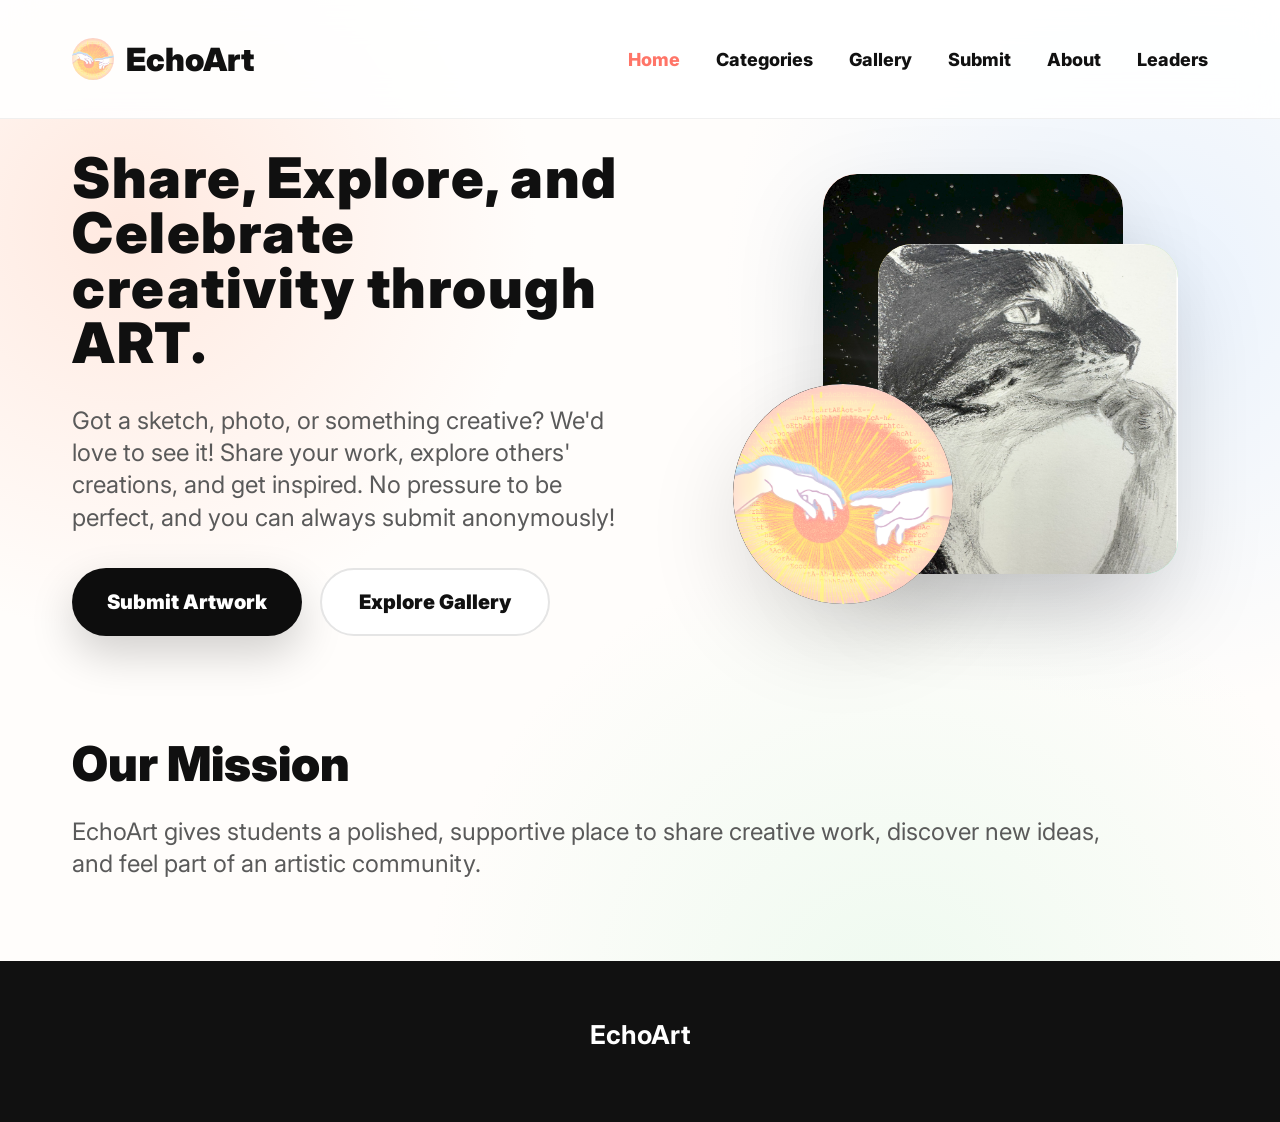
<file: index.html>
<!DOCTYPE html>
<html lang="en">
<head>
  <meta charset="UTF-8">
  <meta name="viewport" content="width=device-width, initial-scale=1.0">
  <title>EchoArt</title>
  <meta http-equiv="refresh" content="0; url=home.html">
</head>
<body>
  <p>Redirecting to <a href="home.html">EchoArt Home</a>...</p>
</body>
</html>
</file>
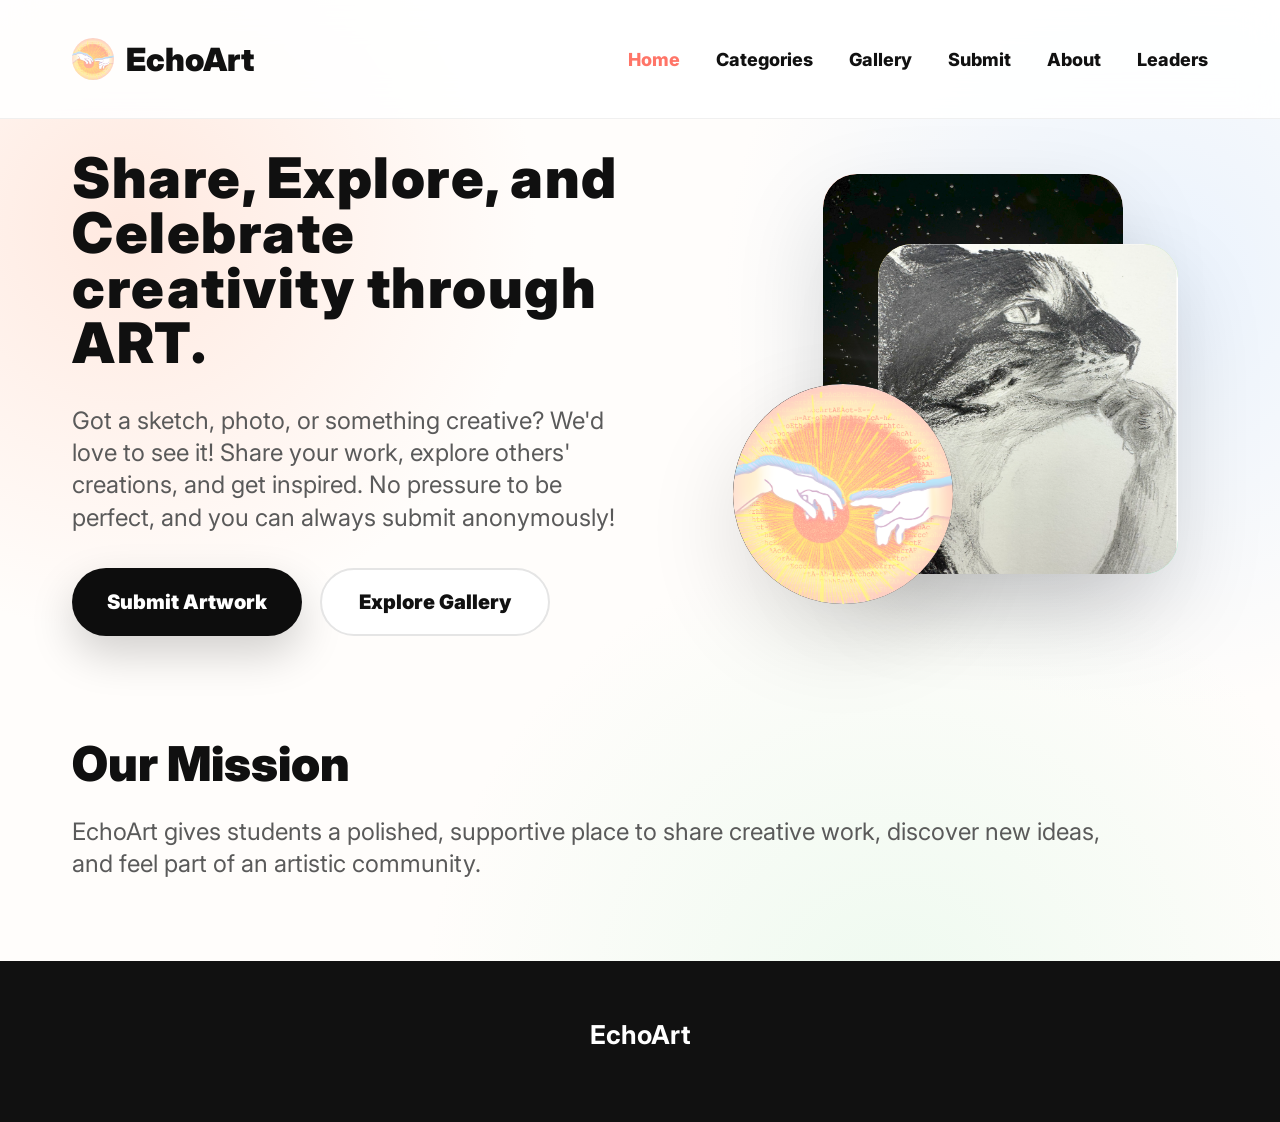
<file: home.html>
<!DOCTYPE html>
<html lang="en">
<head>
  <meta charset="UTF-8" />
  <meta name="viewport" content="width=device-width, initial-scale=1.0" />
  <title>Home | EchoArt</title>
  <link rel="stylesheet" href="general/style.css" />
</head>

<body>
  <header>
    <nav class="navbar">

      <h1 class="logo">
        <a href="home.html" class="logo-link">
          <img
            src="cover/logo.png"
            alt="EchoArt Logo"
            class="navbar-logo"
          >
          <span>EchoArt</span>
        </a>
      </h1>

      <ul class="nav-links">
        <li><a href="home.html" class="active">Home</a></li>
        <li><a href="general/categories.html">Categories</a></li>
        <li><a href="general/gallery.html">Gallery</a></li>
        <li><a href="general/submit.html">Submit</a></li>
        <li><a href="general/about.html">About</a></li>
        <li><a href="general/leader.html">Leaders</a></li>
      </ul>

    </nav>
  </header>

  <main class="home-page">
    <section class="hero">

      <div class="hero-text">
        <h2>
          Share, Explore, and Celebrate creativity through ART.
        </h2>

        <p>
          Got a sketch, photo, or something creative?
          We'd love to see it! Share your work, explore others'
          creations, and get inspired. No pressure to be perfect,
          and you can always submit anonymously!
        </p>

        <div class="hero-buttons">
          <a href="general/submit.html" class="btn primary-btn">
            Submit Artwork
          </a>

          <a href="general/gallery.html" class="btn secondary-btn">
            Explore Gallery
          </a>
        </div>
      </div>

      <div class="hero-art">

        <!-- Starry Photograph -->
        <div class="floating-card card-one">
          <img
            src="cover/justme_2029.png"
            alt="Starry photograph"
            class="pink-card-cover"
          >
        </div>

        <!-- Cat Drawing -->
        <div class="floating-card card-two">
          <img
            src="cover/XL1.png"
            alt="Cat drawing"
            class="green-card-cover"
          >
        </div>

        <!-- EchoArt Logo -->
        <div class="floating-card card-three">
          <img
            src="cover/logo.png"
            alt="EchoArt Logo"
            class="hero-logo"
          >
        </div>

      </div>
    </section>

    <section class="section">
      <h2>Our Mission</h2>
      <p>
        EchoArt gives students a polished, supportive place
        to share creative work, discover new ideas,
        and feel part of an artistic community.
      </p>
    </section>

  </main>

  <footer>
    <h2>EchoArt</h2>
  </footer>

  <script src="script.js"></script>
</body>
</html>
</file>
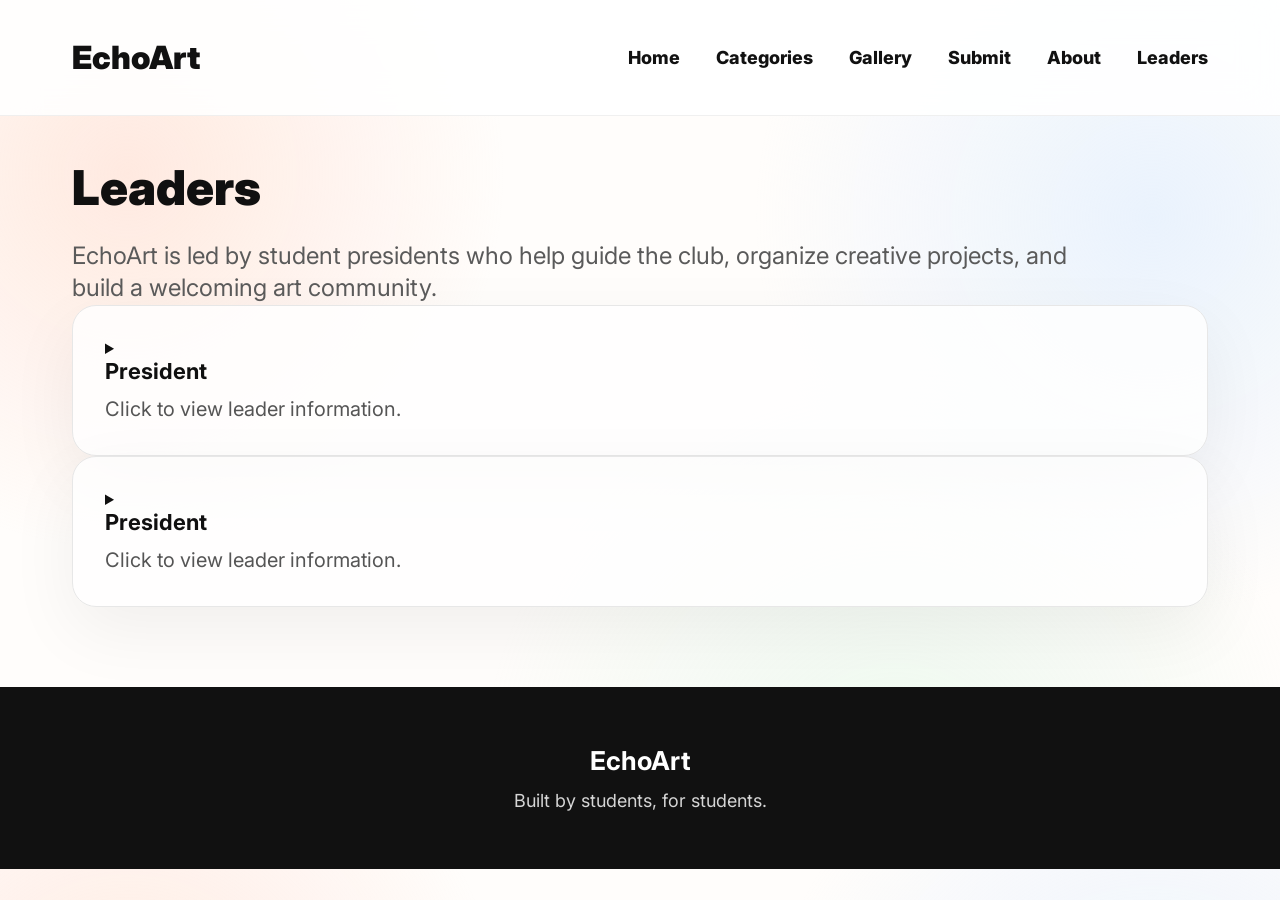
<file: join.html>
<!DOCTYPE html>
<html lang="en">
<head>
  <meta charset="UTF-8" />
  <meta name="viewport" content="width=device-width, initial-scale=1.0" />
  <title>Leaders | EchoArt</title>
  <link rel="stylesheet" href="style.css" />
</head>

<body>
  <header>
    <nav class="navbar">
      <h1 class="logo">EchoArt</h1>

      <ul class="nav-links">
        <li><a href="index.html">Home</a></li>
        <li><a href="categories.html">Categories</a></li>
        <li><a href="gallery.html">Gallery</a></li>
        <li><a href="submit.html">Submit</a></li>
        <li><a href="about.html">About</a></li>
       <li><a href="join.html">Leaders</a></li>
      </ul>
    </nav>
  </header>

  <main>
    <section class="section page-section">
      <h2>Leaders</h2>
      <p>
        EchoArt is led by student presidents who help guide the club,
        organize creative projects, and build a welcoming art community.
      </p>

     <div class="join-grid">
  <details class="join-card leader-card">
    <summary>
      <h3>President</h3>
      <p>Click to view leader information.</p>
    </summary>

    <div class="leader-info">
      <p><strong>Name:</strong> Ruhan (Enola) Yong</p>
      <p><strong>Grade:</strong> 12th Grade</p>
      <p><strong>Email:</strong> 27yongr@frederickgunn.org</p>
    </div>
  </details>

  <details class="join-card leader-card">
    <summary>
      <h3>President</h3>
      <p>Click to view leader information.</p>
    </summary>

    <div class="leader-info">
      <p><strong>Name:</strong> Keyue (Cathy) Yang</p>
      <p><strong>Grade:</strong> 11th Grade</p>
      <p><strong>Email:</strong> 28yangk@frederickgunn.org</p>
    </div>
  </details>
</div>
    </section>
  </main>

  <footer>
    <h2>EchoArt</h2>
    <p>Built by students, for students.</p>
  </footer>

  <script src="script.js"></script>
</body>
</html>
</file>
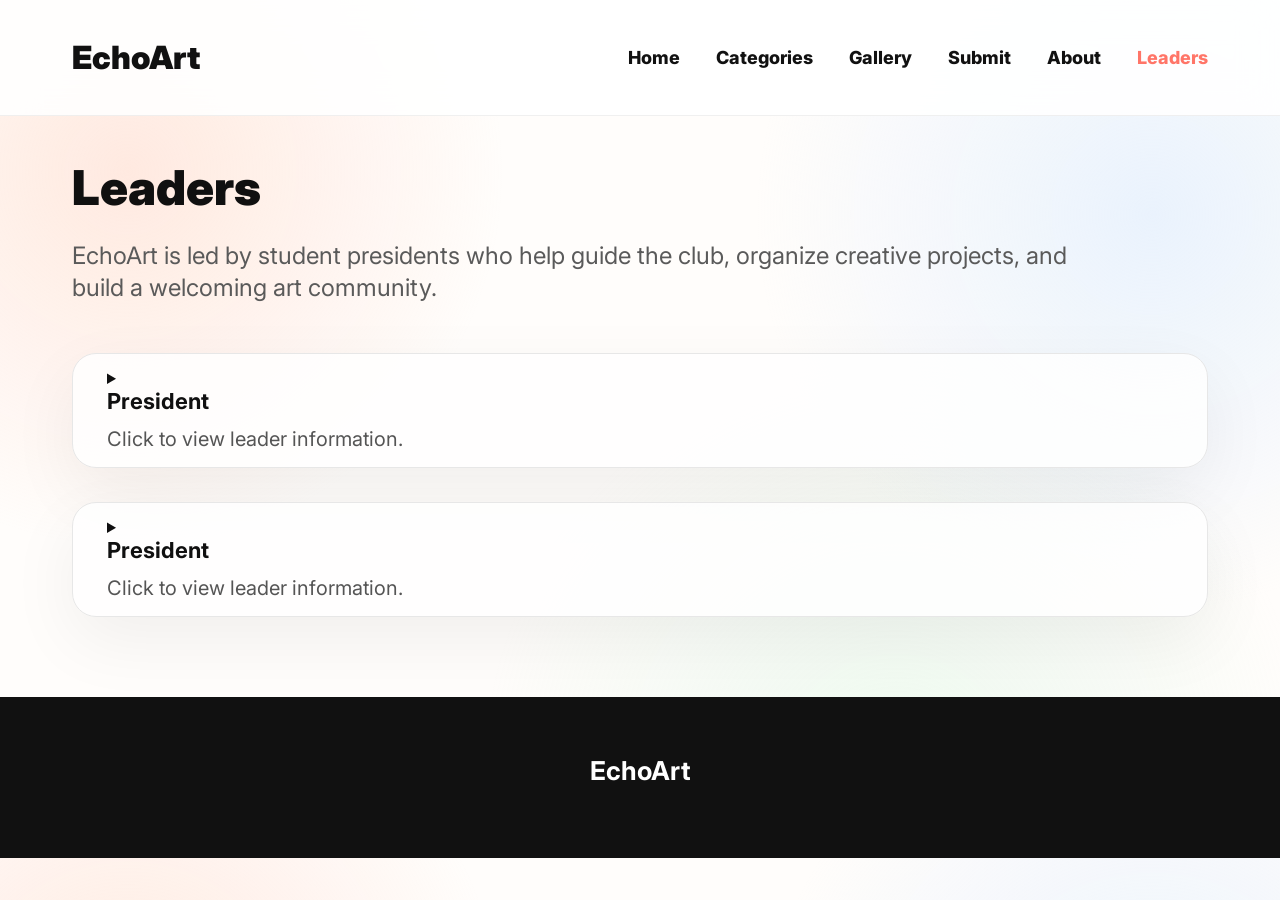
<file: leaders.html>
<!DOCTYPE html>
<html lang="en">
<head>
  <meta charset="UTF-8" />
  <meta name="viewport" content="width=device-width, initial-scale=1.0" />
  <title>Leaders | EchoArt</title>
  <link rel="stylesheet" href="style.css" />
</head>
<body>
  <header>
    <nav class="navbar">
      <h1 class="logo">EchoArt</h1>
      <ul class="nav-links">
        <li><a href="index.html">Home</a></li>
        <li><a href="categories.html">Categories</a></li>
        <li><a href="gallery.html">Gallery</a></li>
        <li><a href="submit.html">Submit</a></li>
        <li><a href="about.html">About</a></li>
        <li><a class="active" href="leaders.html">Leaders</a></li>
      </ul>
    </nav>
  </header>

<main class="leaders-page">
    <section class="section page-section">
      <h2>Leaders</h2>
      <p>
        EchoArt is led by student presidents who help guide the club, organize creative
        projects, and build a welcoming art community.
      </p>

      <div class="leaders-grid">
        <details class="leader-card">
          <summary>
            <h3>President</h3>
            <p>Click to view leader information.</p>
          </summary>
          <div class="leader-details">
            <p><strong>Name:</strong> Ruhan (Enola) Yong</p>
            <p><strong>Grade:</strong> 12th Grade</p>
            <p><strong>Email:</strong> 27yongr@frederickgunn.org</p>
          </div>
        </details>

        <details class="leader-card">
          <summary>
            <h3>President</h3>
            <p>Click to view leader information.</p>
          </summary>
          <div class="leader-details">
            <p><strong>Name:</strong> Keyue (Cathy) Yang</p>
            <p><strong>Grade:</strong> 11th Grade</p>
            <p><strong>Email:</strong> 28yangk@frederickgunn.org</p>
          </div>
        </details>
      </div>
    </section>
  </main>

  <footer>
    <h2>EchoArt</h2>
  </footer>

  <script src="script.js"></script>
</body>
</html>
</file>
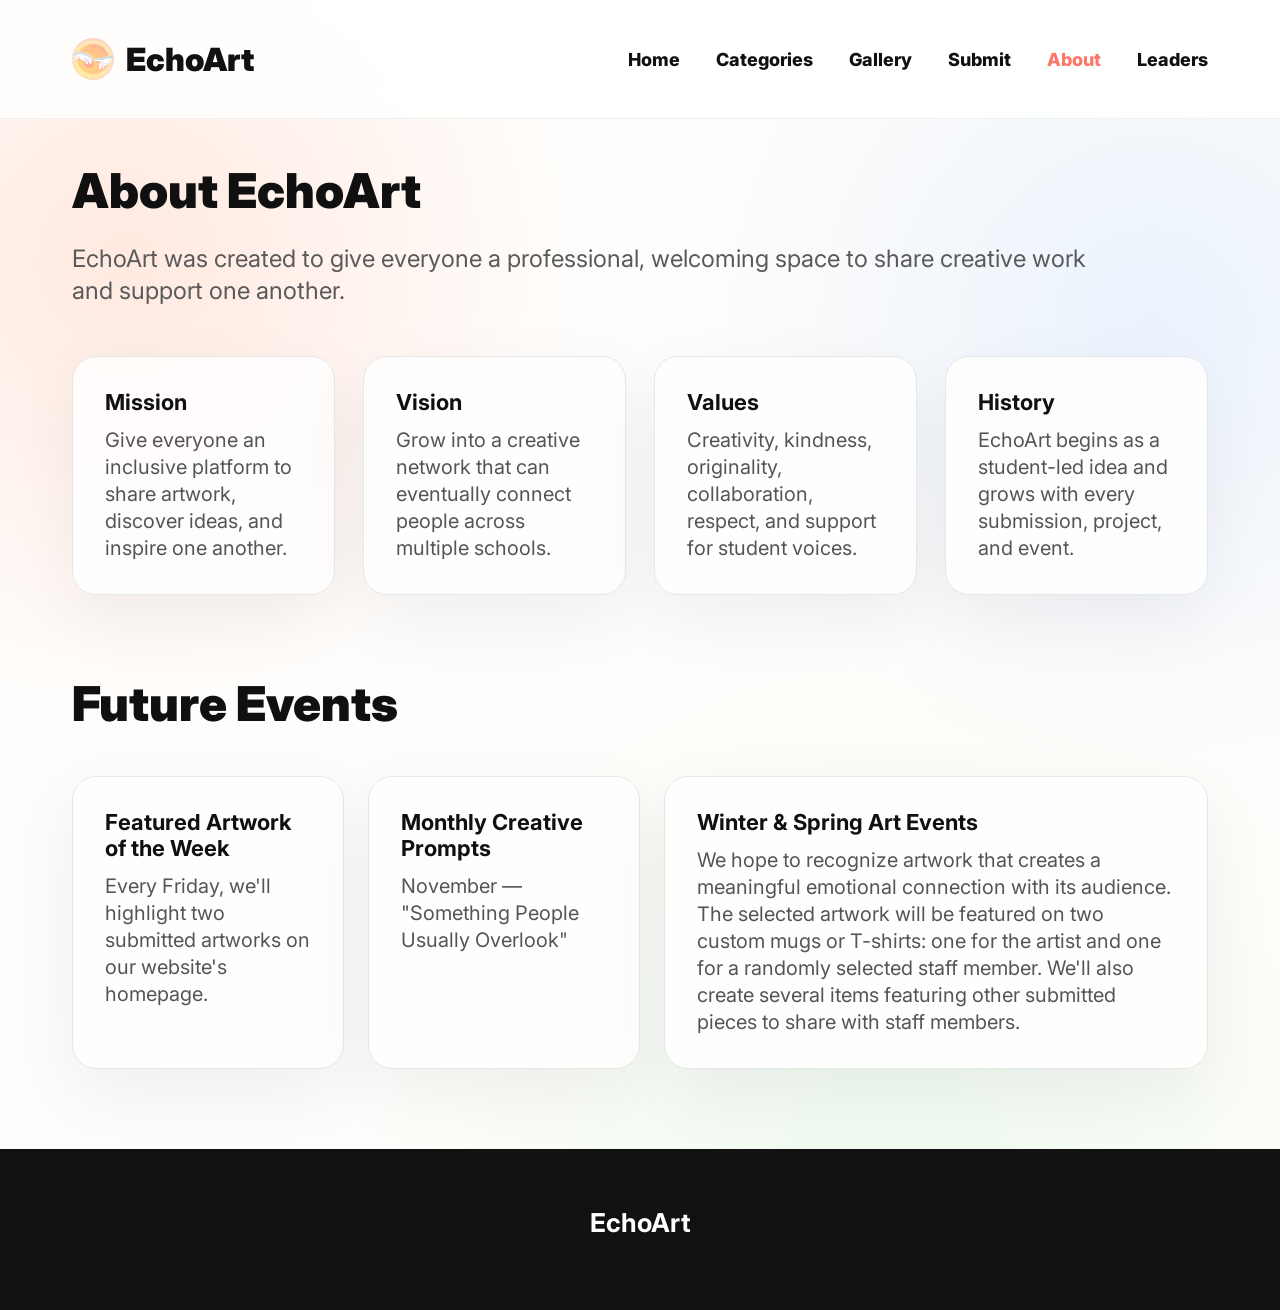
<file: general/about.html>
<!DOCTYPE html>
<html lang="en">
<head>
  <meta charset="UTF-8" />
  <meta name="viewport" content="width=device-width, initial-scale=1.0" />
  <title>About | EchoArt</title>
  <link rel="stylesheet" href="style.css" />
</head>

<body>
  <header>
    <nav class="navbar">

      <h1 class="logo">
        <a href="../index.html" class="logo-link">
         <img src="../cover/logo.png" alt="EchoArt Logo" class="navbar-logo">
          <span>EchoArt</span>
        </a>
      </h1>

      <ul class="nav-links">
        <li><a href="../index.html">Home</a></li>
        <li><a href="categories.html">Categories</a></li>
        <li><a href="gallery.html">Gallery</a></li>
        <li><a href="submit.html">Submit</a></li>
        <li><a href="about.html" class="active">About</a></li>
        <li><a href="leader.html">Leaders</a></li>
      </ul>

    </nav>
  </header>

  <main>
    <section class="section page-section">
      <h2>About EchoArt</h2>
      <p>
        EchoArt was created to give everyone a professional,
        welcoming space to share creative work and support
        one another.
      </p>

      <div class="about-grid">

        <div class="about-card">
          <h3>Mission</h3>
          <p>
            Give everyone an inclusive platform to share artwork,
            discover ideas, and inspire one another.
          </p>
        </div>

        <div class="about-card">
          <h3>Vision</h3>
          <p>
            Grow into a creative network that can eventually
            connect people across multiple schools.
          </p>
        </div>

        <div class="about-card">
          <h3>Values</h3>
          <p>
            Creativity, kindness, originality, collaboration,
            respect, and support for student voices.
          </p>
        </div>

        <div class="about-card">
          <h3>History</h3>
          <p>
            EchoArt begins as a student-led idea and grows with
            every submission, project, and event.
          </p>
        </div>

      </div>
    </section>

    <section class="future-events">
      <section class="section">
        <h2>Future Events</h2>

        <div class="about-grid">

          <div class="about-card">
            <h3>Featured Artwork of the Week</h3>
            <p>
              Every Friday, we'll highlight two submitted
              artworks on our website's homepage.
            </p>
          </div>

          <div class="about-card">
            <h3>Monthly Creative Prompts</h3>
            <p>
              November — "Something People Usually Overlook"
            </p>
          </div>

          <div class="about-card">
            <h3>Winter & Spring Art Events</h3>
            <p>
              We hope to recognize artwork that creates a
              meaningful emotional connection with its audience.
              The selected artwork will be featured on two
              custom mugs or T-shirts: one for the artist
              and one for a randomly selected staff member.
              We'll also create several items featuring other
              submitted pieces to share with staff members.
            </p>
          </div>

        </div>
      </section>
    </section>
  </main>

  <footer>
    <h2>EchoArt</h2>
  </footer>

  <script src="../script.js"></script>
</body>
</html>
</file>
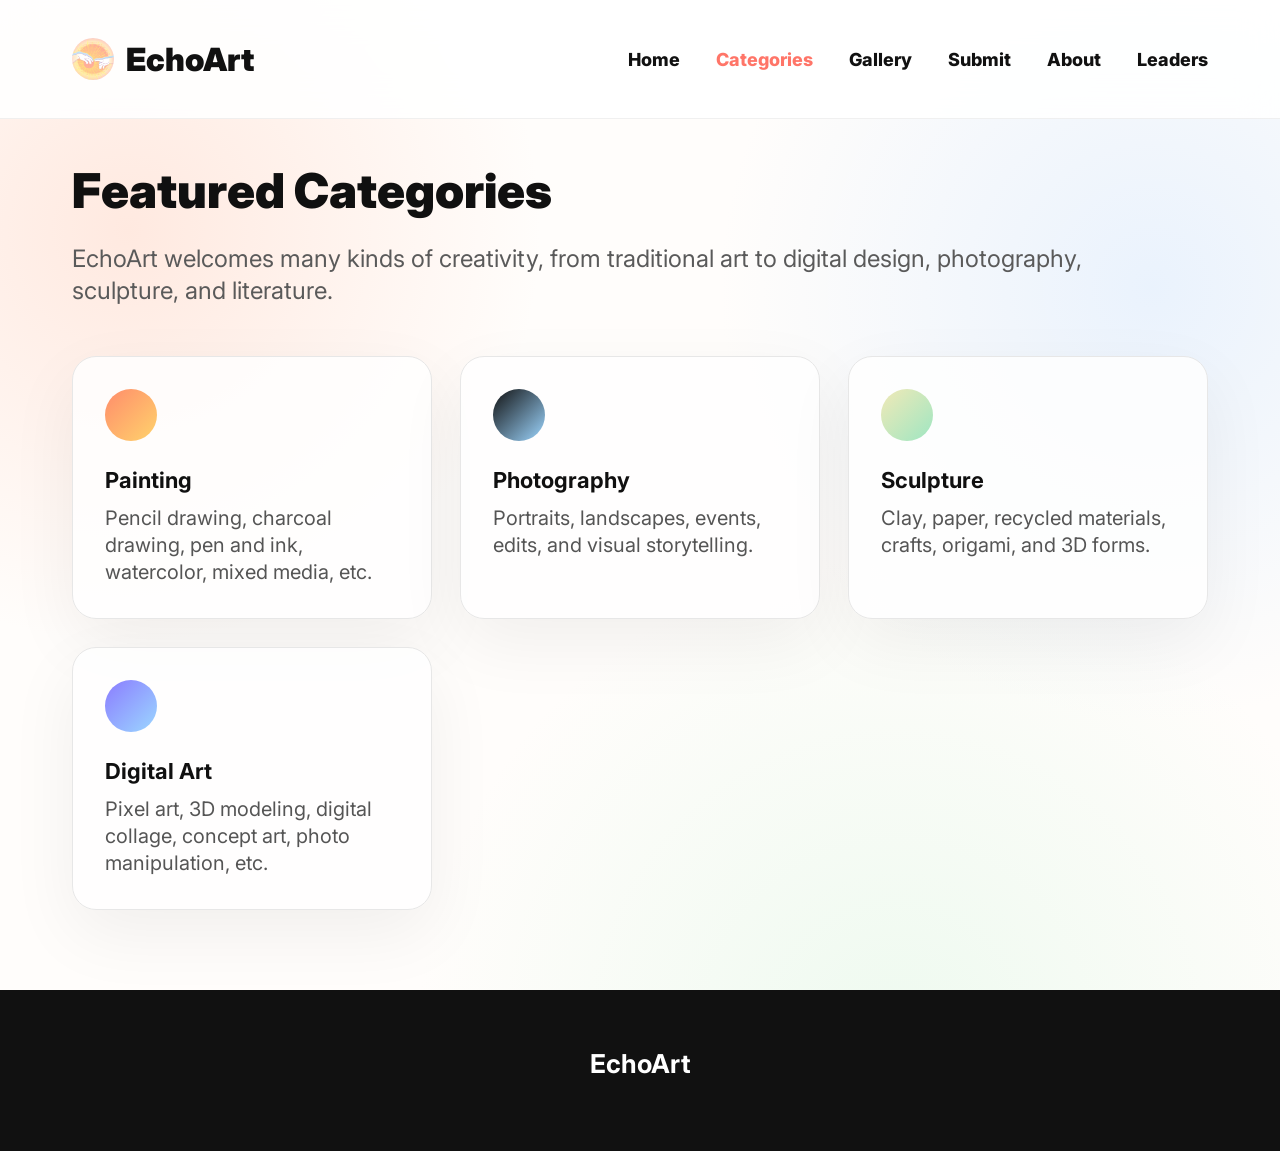
<file: general/categories.html>
<!DOCTYPE html>
<html lang="en">
<head>
  <meta charset="UTF-8" />
  <meta name="viewport" content="width=device-width, initial-scale=1.0" />
  <title>Categories | EchoArt</title>
  <link rel="stylesheet" href="style.css" />
</head>

<body>
  <header>
    <nav class="navbar">

      <h1 class="logo">
        <a href="../index.html" class="logo-link">
          <img src="../cover/logo.png" alt="EchoArt Logo" class="navbar-logo">
          <span>EchoArt</span>
        </a>
      </h1>

      <ul class="nav-links">
        <li><a href="../index.html">Home</a></li>
        <li><a href="categories.html" class="active">Categories</a></li>
        <li><a href="gallery.html">Gallery</a></li>
        <li><a href="submit.html">Submit</a></li>
        <li><a href="about.html">About</a></li>
        <li><a href="leader.html">Leaders</a></li>
      </ul>

    </nav>
  </header>

  <main>
    <section class="section page-section">
      <h2>Featured Categories</h2>
      <p>
        EchoArt welcomes many kinds of creativity, from traditional art
        to digital design, photography, sculpture, and literature.
      </p>

      <div class="category-grid">

        <div class="category-card">
          <span class="category-dot painting-dot"></span>
          <h3>Painting</h3>
          <p>
            Pencil drawing, charcoal drawing, pen and ink,
            watercolor, mixed media, etc.
          </p>
        </div>

        <div class="category-card">
          <span class="category-dot photo-dot"></span>
          <h3>Photography</h3>
          <p>
            Portraits, landscapes, events, edits,
            and visual storytelling.
          </p>
        </div>

        <div class="category-card">
          <span class="category-dot sculpture-dot"></span>
          <h3>Sculpture</h3>
          <p>
            Clay, paper, recycled materials, crafts,
            origami, and 3D forms.
          </p>
        </div>

        <div class="category-card">
          <span class="category-dot digital-dot"></span>
          <h3>Digital Art</h3>
          <p>
            Pixel art, 3D modeling, digital collage,
            concept art, photo manipulation, etc.
          </p>
        </div>

      </div>
    </section>
  </main>

  <footer>
    <h2>EchoArt</h2>
  </footer>

  <script src="../script.js"></script>
</body>
</html>
</file>
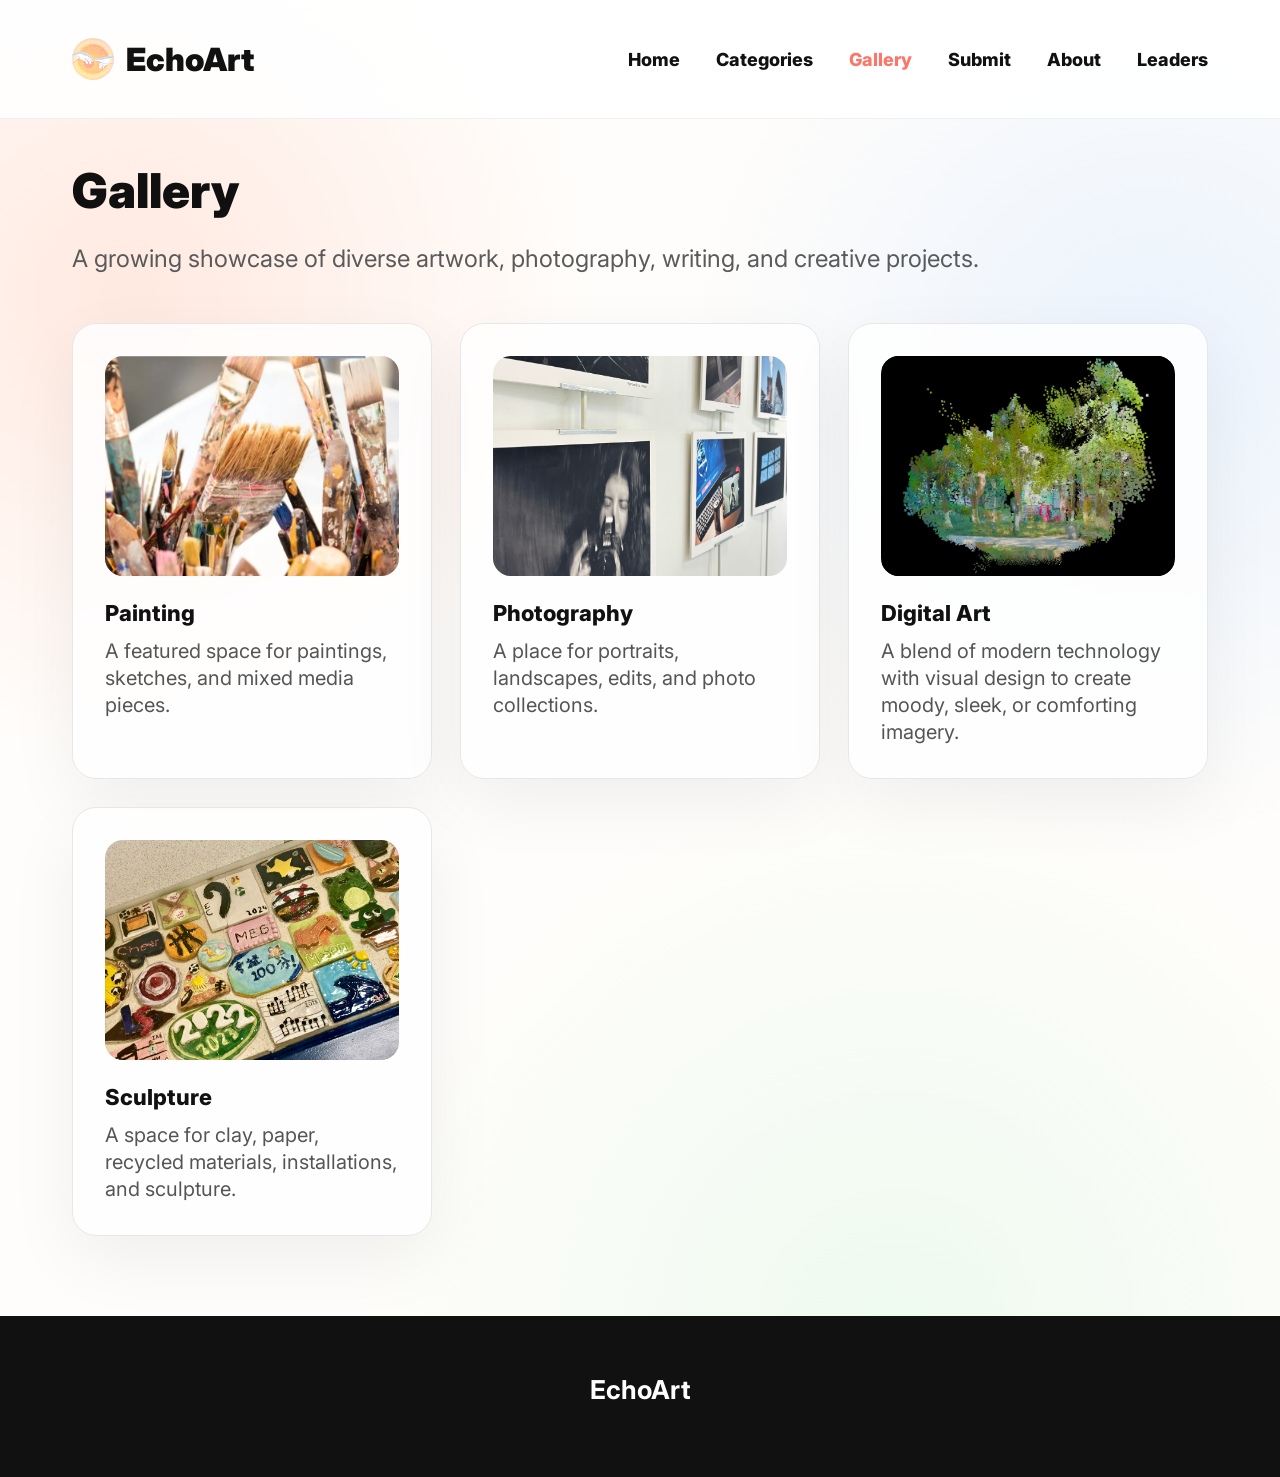
<file: general/gallery.html>
<!DOCTYPE html>
<html lang="en">
<head>
  <meta charset="UTF-8" />
  <meta name="viewport" content="width=device-width, initial-scale=1.0" />
  <title>Gallery | EchoArt</title>
  <link rel="stylesheet" href="style.css" />
</head>

<body>
  <header>
    <nav class="navbar">

      <h1 class="logo">
        <a href="../index.html" class="logo-link">
          <img
            src="../cover/logo.png"
            alt="EchoArt Logo"
            class="navbar-logo"
          >
          <span>EchoArt</span>
        </a>
      </h1>

      <ul class="nav-links">
        <li><a href="../index.html">Home</a></li>
        <li><a href="categories.html">Categories</a></li>
        <li><a href="gallery.html" class="active">Gallery</a></li>
        <li><a href="submit.html">Submit</a></li>
        <li><a href="about.html">About</a></li>
        <li><a href="leader.html">Leaders</a></li>
      </ul>

    </nav>
  </header>

  <main>
    <section class="section page-section">

      <h2>Gallery</h2>

      <p>
        A growing showcase of diverse artwork,
        photography, writing, and creative projects.
      </p>

      <div class="gallery-grid">

        <!-- PAINTING -->
        <a
          class="art-card gallery-link"
          target="_blank"
          rel="noopener noreferrer"
          href="https://drive.google.com/drive/folders/15GJ5PMk6-kvvdDpeaq5ge4fTVS9WrRjA?usp=drive_link"
        >

          <img
            src="../cover/painting.JPG"
            alt="Painting artwork"
            class="art-image painting-cover"
          >

          <h3>Painting</h3>

          <p>
            A featured space for paintings, sketches,
            and mixed media pieces.
          </p>

        </a>


        <!-- PHOTOGRAPHY -->
        <a
          class="art-card gallery-link"
          target="_blank"
          rel="noopener noreferrer"
          href="https://drive.google.com/drive/folders/1B0up3oEUyXx2aiDZ_0vyX_G4Q7bI_VtM?usp=drive_link"
        >

          <img
            src="../cover/photography.JPG"
            alt="Photography artwork"
            class="art-image photography-cover"
          >

          <h3>Photography</h3>

          <p>
            A place for portraits, landscapes,
            edits, and photo collections.
          </p>

        </a>


        <!-- DIGITAL ART -->
        <a
          class="art-card gallery-link"
          target="_blank"
          rel="noopener noreferrer"
          href="https://drive.google.com/drive/folders/1moxuUMfnNqZSVo2lllrHNpru7xVG6K_8?usp=drive_link"
        >

          <img
            src="../cover/digital.jpeg"
            alt="Digital artwork"
            class="art-image digital-cover"
          >

          <h3>Digital Art</h3>

          <p>
            A blend of modern technology with visual
            design to create moody, sleek, or
            comforting imagery.
          </p>

        </a>


        <!-- SCULPTURE -->
        <a
          class="art-card gallery-link"
          target="_blank"
          rel="noopener noreferrer"
          href="https://drive.google.com/drive/folders/1uyJ6CU9qh6hbBedGvDCt2m-UDXHS8wOK?usp=drive_link"
        >

          <img
            src="../cover/sculpture.png"
            alt="Student sculpture artwork"
            class="art-image sculpture-cover"
          >

          <h3>Sculpture</h3>

          <p>
            A space for clay, paper, recycled
            materials, installations, and sculpture.
          </p>

        </a>

      </div>
    </section>
  </main>

  <footer>
    <h2>EchoArt</h2>
  </footer>

  <script src="../script.js"></script>
</body>
</html>
</file>
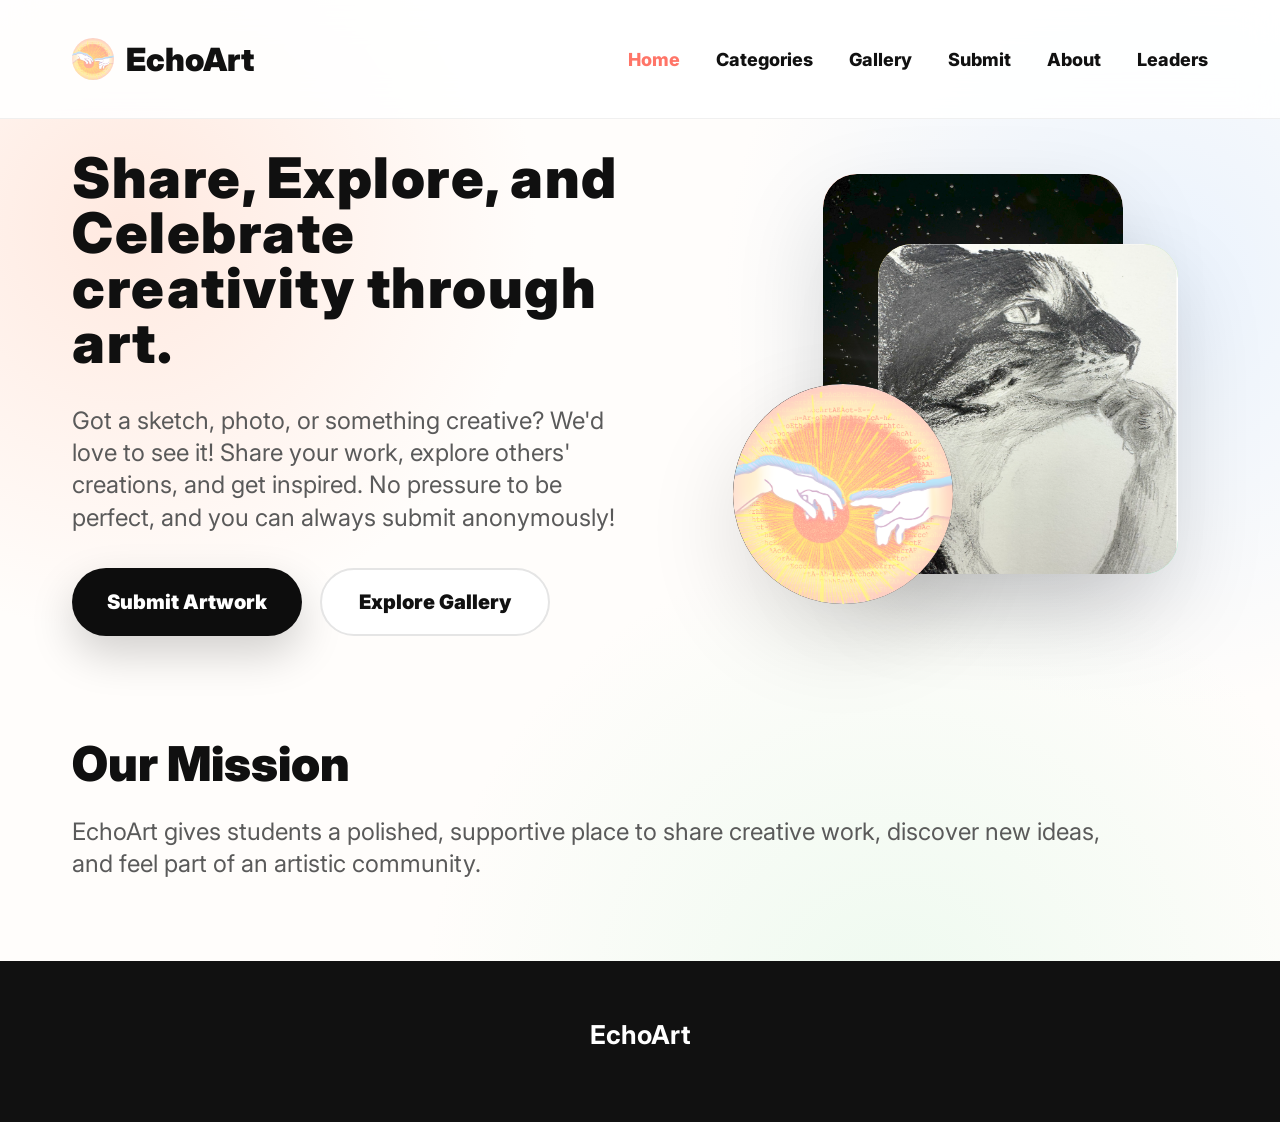
<file: general/home.html>
<!DOCTYPE html>
<html lang="en">
<head>
  <meta charset="UTF-8" />
  <meta name="viewport" content="width=device-width, initial-scale=1.0" />
  <title>Home | EchoArt</title>
  <link rel="stylesheet" href="style.css" />
</head>

<body>
  <header>
    <nav class="navbar">
     
<h1 class="logo">
  <a href="home.html" class="logo-link">
    <img src="../cover/logo.png" alt="EchoArt Logo" class="navbar-logo">
    <span>EchoArt</span>
  </a>
</h1>

      <ul class="nav-links">
        <li><a href="home.html" class="active">Home</a></li>
        <li><a href="categories.html">Categories</a></li>
        <li><a href="gallery.html">Gallery</a></li>
        <li><a href="submit.html">Submit</a></li>
        <li><a href="about.html">About</a></li>
        <li><a href="leader.html">Leaders</a></li>
      </ul>

    </nav>
  </header>

  <main class="home-page">
    <section class="hero">

      <div class="hero-text">
        <h2>
          Share, Explore, and Celebrate creativity through art.
        </h2>

        <p>
         Got a sketch, photo, or something creative? 
          We'd love to see it! Share your work, explore others' 
          creations, and get inspired. No pressure to be perfect, 
          and you can always submit anonymously!
        </p>

        <div class="hero-buttons">
          <a href="submit.html" class="btn primary-btn">
            Submit Artwork
          </a>

          <a href="gallery.html" class="btn secondary-btn">
            Explore Gallery
          </a>
        </div>
      </div>

      <div class="hero-art">
       
<div class="floating-card card-one">
  <img
    src="../cover/justme_2029.png"
    alt="EchoArt Featured Artwork"
    class="pink-card-cover"
  >
</div>

       
<div class="floating-card card-two">
  <img
    src="../cover/XL1.png"
    alt="EchoArt Featured Artwork"
    class="green-card-cover"
  >
</div>
     
<div class="floating-card card-three">
  <img
    src="../cover/logo.png"
    alt="EchoArt Logo"
    class="hero-logo"
  >
</div>
      </div>

    </section>

    <section class="section">
      <h2>Our Mission</h2>
      <p>
        EchoArt gives students a polished, supportive place
        to share creative work, discover new ideas,
        and feel part of an artistic community.
      </p>
    </section>

  </main>

  <footer>
    <h2>EchoArt</h2>
  </footer>

  <script src="../script.js"></script>
</body>
</html>
</file>
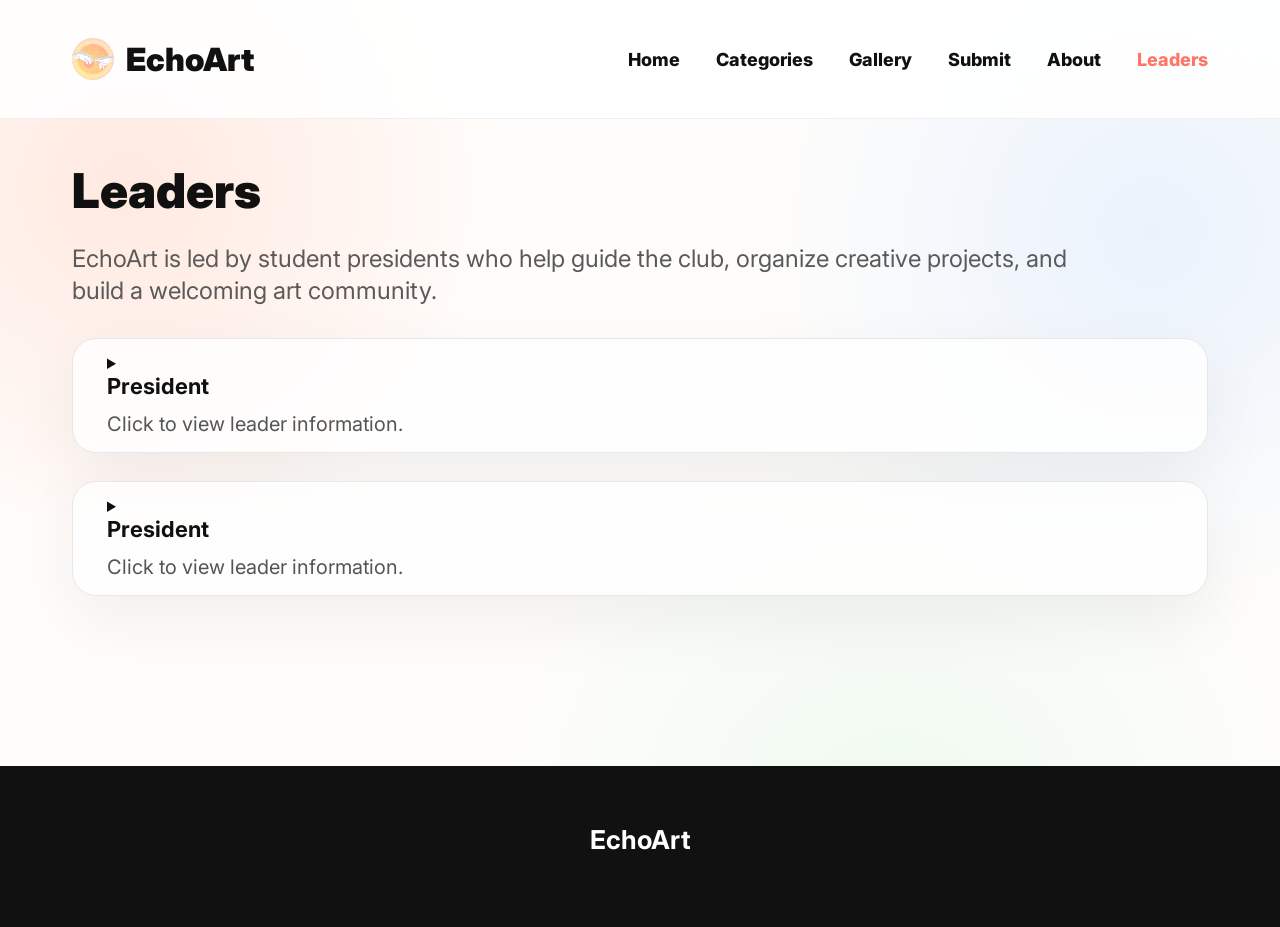
<file: general/leader.html>
<!DOCTYPE html>
<html lang="en">
<head>
  <meta charset="UTF-8" />
  <meta name="viewport" content="width=device-width, initial-scale=1.0" />
  <title>Leaders | EchoArt</title>
  <link rel="stylesheet" href="style.css" />
</head>

<body>
  <header>
    <nav class="navbar">

      <h1 class="logo">
        <a href="../index.html" class="logo-link">
         <img src="../cover/logo.png" alt="EchoArt Logo" class="navbar-logo">
          <span>EchoArt</span>
        </a>
      </h1>

      <ul class="nav-links">
        <li><a href="../index.html">Home</a></li>
        <li><a href="categories.html">Categories</a></li>
        <li><a href="gallery.html">Gallery</a></li>
        <li><a href="submit.html">Submit</a></li>
        <li><a href="about.html">About</a></li>
        <li><a href="leader.html" class="active">Leaders</a></li>
      </ul>

    </nav>
  </header>

  <main class="page leaders-page">
    <section class="section page-section">
      <h2>Leaders</h2>
      <p>
        EchoArt is led by student presidents who help guide the club,
        organize creative projects, and build a welcoming art community.
      </p>

      <div class="join-grid">

        <details class="join-card leader-card">
          <summary>
            <h3>President</h3>
            <p>Click to view leader information.</p>
          </summary>
          <div class="leader-info">
            <p><strong>Name:</strong> Ruhan (Enola) Yong</p>
            <p><strong>Grade:</strong> 12th Grade</p>
            <p><strong>Email:</strong> 27yongr@frederickgunn.org</p>
          </div>
        </details>

        <details class="join-card leader-card">
          <summary>
            <h3>President</h3>
            <p>Click to view leader information.</p>
          </summary>
          <div class="leader-info">
            <p><strong>Name:</strong> Keyue (Cathy) Yang</p>
            <p><strong>Grade:</strong> 11th Grade</p>
            <p><strong>Email:</strong> 28yangk@frederickgunn.org</p>
          </div>
        </details>

      </div>
    </section>
  </main>

  <footer>
    <h2>EchoArt</h2>
  </footer>

  <script src="../script.js"></script>
</body>
</html>
</file>
<file: general/style.css>
@import url("https://fonts.googleapis.com/css2?family=DM+Serif+Display:ital@0;1&family=Inter:wght@400;500;600;700;800;900&display=swap");

/* GENERAL */

* {
  margin: 0;
  padding: 0;
  box-sizing: border-box;
}

html {
  scroll-behavior: smooth;
}

body {
  font-family: "Inter", sans-serif;
  color: #101010;
  background:
    radial-gradient(circle at 10% 20%, rgba(255, 209, 191, 0.45), transparent 28%),
    radial-gradient(circle at 90% 25%, rgba(213, 232, 255, 0.5), transparent 30%),
    radial-gradient(circle at 70% 90%, rgba(207, 244, 218, 0.35), transparent 35%),
    #fffdfb;
}

/* HEADER AND NAVIGATION */

header {
  background: rgba(255, 255, 255, 0.88);
  backdrop-filter: blur(18px);
  border-bottom: 1px solid rgba(0, 0, 0, 0.06);
  position: sticky;
  top: 0;
  z-index: 100;
}

.navbar {
  max-width: 1500px;
  margin: 0 auto;
  padding: 38px 72px;
  display: flex;
  align-items: center;
  justify-content: space-between;
}

.logo,
.logo a,
.logo a:visited,
.logo a:hover {
  color: #111;
  text-decoration: none;
  font-size: 32px;
  font-weight: 900;
}

.nav-links {
  list-style: none;
  display: flex;
  align-items: center;
  gap: 36px;
}

.nav-links a {
  color: #111;
  text-decoration: none;
  font-size: 18px;
  font-weight: 800;
}

.nav-links a:hover,
.nav-links a.active {
  color: #ff7568;
}

/* MAIN LAYOUT */

main {
  max-width: 1500px;
  margin: 0 auto;
  padding: 0 72px;
}

/* HOME PAGE */

.hero {
  min-height: auto;
  padding: 72px 0 44px;
  display: grid;
  grid-template-columns: 1fr 0.9fr;
  align-items: center;
  gap: 70px;
}

.home-page .hero {
  padding-top: 32px;
  padding-bottom: 24px;
}

.tagline {
  color: #5e5e5e;
  font-size: 22px;
  font-weight: 900;
  letter-spacing: 2px;
  text-transform: uppercase;
  margin-bottom: 22px;
}

.hero h2 {
  font-size: 56px;
  line-height: 0.98;
  font-weight: 950;
  max-width: 720px;
  margin-bottom: 34px;
}

.hero p {
  color: #5a5a5a;
  font-size: 24px;
  line-height: 1.35;
  max-width: 720px;
}

.hero-buttons {
  display: flex;
  gap: 18px;
  align-items: center;
  margin-top: 34px;
}

.btn {
  width: 230px;
  height: 68px;
  padding: 0;
  border-radius: 999px;
  display: inline-flex;
  align-items: center;
  justify-content: center;
  font-size: 20px;
  font-weight: 900;
  text-decoration: none;
}

.primary-btn {
  background: #0d0d0d;
  color: white;
  box-shadow: 0 18px 44px rgba(0, 0, 0, 0.18);
}

.secondary-btn {
  background: white;
  color: #111;
  border: 2px solid #e5e5e5;
}

.hero-art {
  position: relative;
  height: 520px;
}

.home-page .hero-art {
  height: 480px;
}

.floating-card {
  position: absolute;
  border-radius: 34px;
  box-shadow: 0 34px 90px rgba(0, 0, 0, 0.13);
}

.card-one {
  width: 300px;
  height: 390px;
  top: 20px;
  left: 120px;
  background: linear-gradient(135deg, #ffad98, #b9d9ff);
}

.card-two {
  width: 300px;
  height: 330px;
  top: 130px;
  right: 30px;
  background: linear-gradient(135deg, #fff0a8, #9de9c7);
}

.home-page .card-two {
  top: 90px;
}

.card-three {
  width: 260px;
  height: 190px;
  left: 30px;
  bottom: 30px;
  background: linear-gradient(135deg, #060606, #777);
}

/* MISSION SECTION */

.home-page #mission {
  padding-top: 48px;
}

/* GENERAL SECTIONS */

.section {
  padding: 80px 0;
}

.section h2,
.page-section h2 {
  font-size: 48px;
  line-height: 1;
  font-weight: 950;
  margin-bottom: 28px;
}

.section p,
.page-section p {
  color: #5a5a5a;
  font-size: 24px;
  line-height: 1.35;
  max-width: 1050px;
}

/* PAGE LAYOUT */

.page {
  max-width: 1500px;
  margin: 0 auto;
  padding: 72px 72px 90px;
}

.page-section {
  padding-top: 48px;
}

/* CARD GRIDS */

.category-grid,
.gallery-grid,
.about-grid {
  margin-top: 48px;
  display: grid;
  grid-template-columns: repeat(3, minmax(0, 1fr));
  gap: 28px;
}

.category-card,
.art-card,
.about-card,
.leader-card {
  background: rgba(255, 255, 255, 0.82);
  border: 1px solid #e7e7e7;
  border-radius: 24px;
  padding: 32px;
  box-shadow: 0 24px 70px rgba(0, 0, 0, 0.06);
}

.category-card h3,
.art-card h3,
.about-card h3,
.leader-card h3 {
  font-size: 22px;
  margin-bottom: 12px;
}

.category-card p,
.art-card p,
.about-card p,
.leader-card p {
  font-size: 20px;
  color: #555;
}

/* CATEGORY DOTS */

.category-dot {
  display: block;
  width: 52px;
  height: 52px;
  border-radius: 50%;
  margin-bottom: 26px;
}

.painting-dot {
  background: linear-gradient(135deg, #ff8c6b, #ffd36c);
}

.photo-dot {
  background: linear-gradient(135deg, #111, #9dd6ff);
}

.sculpture-dot {
  background: linear-gradient(135deg, #f1e9b7, #9ee6c2);
}

.digital-dot {
  background: linear-gradient(135deg, #8b7cff, #9bd7ff);
}

.literature-dot {
  background: linear-gradient(135deg, #d7caa5, #a8e6ce);
}

/* GALLERY CARDS */

.art-card {
  display: block;
  color: #111;
  text-decoration: none;
}

/* All four Gallery covers use identical dimensions */

.gallery-grid .art-image {
  width: 100%;
  height: 220px;
  border-radius: 18px;
  margin-bottom: 24px;
  display: block;
  box-sizing: border-box;
  background: linear-gradient(135deg, #ffad98, #a9d8ff);
}

/* Uploaded artwork fits without stretching or cropping */

.gallery-grid img.art-image {
  object-fit: contain;
  object-position: center;
}

/* Painting placeholder */

.gallery-grid .painting-art {
  background: linear-gradient(135deg, #ffad98, #a9d8ff);
}

/* Photography placeholder */

.gallery-grid .photo-art {
  background: linear-gradient(135deg, #ffad98, #a9d8ff);
}

/* Digital Art cover */

.gallery-grid img.digital-cover {
  object-fit: contain;
  object-position: center;
}


/* Sculpture cover - fill the entire box */
.gallery-grid img.sculpture-cover {
  width: 100%;
  height: 220px;
  object-fit: cover;
  object-position: center;
  border-radius: 18px;
  display: block;
}

/* Original artwork styles */

.photo-image {
  background: linear-gradient(135deg, #111, #91cbf5);
}

.digital-image {
  background: linear-gradient(135deg, #8c6cff, #ffae96);
}

.sculpture-image {
  background: linear-gradient(135deg, #e8ddb8, #a4e3c1);
}

.literature-image {
  background: linear-gradient(135deg, #f4d7b7, #d9c7ff);
}

/* ABOUT PAGE */

.about-grid {
  grid-template-columns: repeat(4, minmax(0, 1fr));
}

/* LEADERS PAGE */

.leaders-page .leaders-grid {
  display: grid;
  grid-template-columns: 1fr;
  gap: 34px;
  margin-top: 50px;
}

.leaders-page .leader-card {
  min-height: 0;
  height: auto;
  padding: 28px 34px;
  cursor: pointer;
}

.leaders-page .leader-card h3 {
  margin-bottom: 12px;
}

.leader-details {
  display: none;
  margin-top: 18px;
  padding-top: 18px;
  border-top: 1px solid rgba(0, 0, 0, 0.08);
}

.leader-card.open .leader-details {
  display: block;
}

/* SUBMIT PAGE */

.submit-page .btn {
  margin-top: 36px;
}

/* FUTURE FEATURES */

.feature-list {
  margin-top: 32px;
  display: flex;
  flex-wrap: wrap;
  gap: 16px;
}

.feature-list span {
  padding: 16px 26px;
  border-radius: 999px;
  background: white;
  border: 1px solid #e5e5e5;
  font-size: 18px;
  font-weight: 800;
}

/* FOOTER */

footer {
  background: #111;
  color: white;
  text-align: center;
  padding: 58px 20px;
}

footer h2 {
  font-size: 26px;
  margin-bottom: 14px;
}

footer p {
  color: #d5d5d5;
  font-size: 18px;
}

/* MOBILE RESPONSIVE DESIGN */

@media (max-width: 900px) {

  .navbar {
    padding: 26px 22px;
    flex-direction: column;
    gap: 20px;
  }

  .nav-links {
    flex-wrap: wrap;
    justify-content: center;
    gap: 16px;
  }

  main,
  .page {
    padding-left: 22px;
    padding-right: 22px;
  }

  .hero {
    grid-template-columns: 1fr;
    padding-top: 54px;
  }

  .home-page .hero {
    padding-top: 24px;
  }

  .hero h2,
  .section h2,
  .page-section h2 {
    font-size: 38px;
  }

  .hero p,
  .section p,
  .page-section p {
    font-size: 20px;
  }

  .hero-buttons {
    flex-direction: column;
    align-items: flex-start;
  }

  .btn {
    width: 230px;
    height: 64px;
  }

  .hero-art {
    height: 360px;
  }

  .card-one {
    left: 60px;
    width: 220px;
    height: 280px;
  }

  .card-two {
    width: 220px;
    height: 250px;
  }

  .home-page .card-two {
    top: 80px;
  }

  .card-three {
    width: 200px;
    height: 150px;
  }

  .category-grid,
  .gallery-grid,
  .about-grid {
    grid-template-columns: 1fr;
  }

}

/* LEADERS PAGE SPACING */

.leaders-page .page-section {
  padding-top: 48px;
}

.leaders-page .leaders-grid {
  margin-top: 48px;
}

.page.leaders-page {
  padding-top: 0;
}

.leaders-page .join-grid {
  display: grid;
  row-gap: 28px;
  margin-top: 7px;
}

.leaders-page .leader-card {
  padding-top: 14px;
  padding-bottom: 14px;
}


/* Painting cover - show the colored pencils */
.gallery-grid img.painting-cover {
  width: 100%;
  height: 220px;
  object-fit: cover;
  object-position: center bottom;
  border-radius: 18px;
  display: block;
}

/* Photography cover */
.gallery-grid img.photography-cover {
  width: 100%;
  height: 220px;
  object-fit: cover;
  object-position: center;
  border-radius: 18px;
  display: block;
}

/* Digital Art cover - fit entire artwork */
.gallery-grid img.digital-cover {
  width: 100%;
  height: 220px;
  object-fit: contain;
  object-position: center;
  background: #000;
  border-radius: 18px;
  display: block;
}

/* Match Sculpture title to other Gallery titles */
.gallery-grid .art-card h3 {
  font-family: "Inter", sans-serif;
  font-size: 22px;
  font-weight: 800;
  color: #111;
  margin-bottom: 12px;
}
.home-page .hero-text h2 {
  letter-spacing: 1.5px;
}
/* Turn the black card into a circle */
.hero-art .card-three {
  width: 220px;
  height: 220px;
  border-radius: 50%;
  overflow: hidden;

  display: flex;
  align-items: center;
  justify-content: center;
}

.hero-art .card-three .hero-logo {
  width: 100%;
  height: 100%;
  object-fit: cover;
  object-position: center;
  border-radius: 50%;
  display: block;
}
/* Reduce space above Future Events */
.future-events {
  margin-top: -75px;
}

/* Future Events - three matching cards */
.future-events .about-grid {
  display: grid;
  grid-template-columns: repeat(3, minmax(0, 1fr));
  gap: 24px;
  align-items: stretch;
}

.future-events .about-card {
  height: 100%;
  box-sizing: border-box;
}

/* Mobile layout */
@media (max-width: 768px) {
  .future-events .about-grid {
    grid-template-columns: 1fr;
  }
}

/* Future Events: make the last card wider */
.future-events .about-grid {
  display: grid;
  grid-template-columns: 1fr 1fr 2fr;
  gap: 24px;
  width: 100%;
}

/* Keep mobile layout responsive */
@media (max-width: 768px) {
  .future-events .about-grid {
    grid-template-columns: 1fr;
  }
}

/* Logo next to EchoArt title */
.logo-link {
  display: flex;
  align-items: center;
  gap: 12px;
  text-decoration: none;
  color: inherit;
}

.navbar-logo {
  width: 42px;
  height: 42px;
  border-radius: 50%;
  object-fit: cover;
  display: block;
  flex-shrink: 0;
}

/* EchoArt navigation logo */
.logo-link {
  display: flex;
  align-items: center;
  gap: 12px;
  text-decoration: none;
  color: inherit;
}

.navbar-logo {
  width: 42px;
  height: 42px;
  border-radius: 50%;
  object-fit: cover;
  display: block;
  flex-shrink: 0;
}

/* Add space between description and President cards */
.leaders-page .join-grid {
  margin-top: 30px;
}


/* Show the upper part of the cat drawing */
.hero-art .card-two {
  overflow: hidden;
}

.hero-art .card-two .green-card-cover {
  width: 100%;
  height: 100%;
  object-fit: cover;
  object-position: center top;
  display: block;
  border-radius: inherit;
}

/* Artwork inside the pink rectangle */
.hero-art .card-one {
  overflow: hidden;
}

.hero-art .card-one .pink-card-cover {
  width: 100%;
  height: 100%;
  object-fit: cover;
  object-position: center;
  display: block;
  border-radius: inherit;
}

/* Interactive overlapping artwork */

.hero-art .floating-card {
  cursor: pointer;
}

/* Original layering order */
.hero-art .card-one {
  z-index: 1;
}

.hero-art .card-two {
  z-index: 2;
}

.hero-art .card-three {
  z-index: 3;
}

/* Clicked artwork moves to the front */
.hero-art .floating-card.is-front {
  z-index: 10;
}

/* Keyboard focus */
.hero-art .floating-card:focus-visible {
  outline: 3px solid #ff7568;
  outline-offset: 4px;
}
</file>
<file: style.css>
@import url("https://fonts.googleapis.com/css2?family=DM+Serif+Display:ital@0;1&family=Inter:wght@400;500;600;700;800;900&display=swap");

/* GENERAL */

* {
  margin: 0;
  padding: 0;
  box-sizing: border-box;
}

html {
  scroll-behavior: smooth;
}

body {
  font-family: "Inter", sans-serif;
  color: #101010;
  background:
    radial-gradient(circle at 10% 20%, rgba(255, 209, 191, 0.45), transparent 28%),
    radial-gradient(circle at 90% 25%, rgba(213, 232, 255, 0.5), transparent 30%),
    radial-gradient(circle at 70% 90%, rgba(207, 244, 218, 0.35), transparent 35%),
    #fffdfb;
}

/* HEADER AND NAVIGATION */

header {
  background: rgba(255, 255, 255, 0.88);
  backdrop-filter: blur(18px);
  border-bottom: 1px solid rgba(0, 0, 0, 0.06);
  position: sticky;
  top: 0;
  z-index: 100;
}

.navbar {
  max-width: 1500px;
  margin: 0 auto;
  padding: 38px 72px;
  display: flex;
  align-items: center;
  justify-content: space-between;
}

.logo,
.logo a,
.logo a:visited,
.logo a:hover {
  color: #111;
  text-decoration: none;
  font-size: 32px;
  font-weight: 900;
}

.nav-links {
  list-style: none;
  display: flex;
  align-items: center;
  gap: 36px;
}

.nav-links a {
  color: #111;
  text-decoration: none;
  font-size: 18px;
  font-weight: 800;
}

.nav-links a:hover,
.nav-links a.active {
  color: #ff7568;
}

/* MAIN LAYOUT */

main {
  max-width: 1500px;
  margin: 0 auto;
  padding: 0 72px;
}

/* HOME PAGE */

.hero {
  min-height: auto;
  padding: 72px 0 44px;
  display: grid;
  grid-template-columns: 1fr 0.9fr;
  align-items: center;
  gap: 70px;
}

.home-page .hero {
  padding-top: 32px;
  padding-bottom: 24px;
}

.tagline {
  color: #5e5e5e;
  font-size: 22px;
  font-weight: 900;
  letter-spacing: 2px;
  text-transform: uppercase;
  margin-bottom: 22px;
}

.hero h2 {
  font-size: 56px;
  line-height: 0.98;
  font-weight: 950;
  max-width: 720px;
  margin-bottom: 34px;
}

.hero p {
  color: #5a5a5a;
  font-size: 24px;
  line-height: 1.35;
  max-width: 720px;
}

.hero-buttons {
  display: flex;
  gap: 18px;
  align-items: center;
  margin-top: 34px;
}

.btn {
  width: 230px;
  height: 68px;
  padding: 0;
  border-radius: 999px;
  display: inline-flex;
  align-items: center;
  justify-content: center;
  font-size: 20px;
  font-weight: 900;
  text-decoration: none;
}

.primary-btn {
  background: #0d0d0d;
  color: white;
  box-shadow: 0 18px 44px rgba(0, 0, 0, 0.18);
}

.secondary-btn {
  background: white;
  color: #111;
  border: 2px solid #e5e5e5;
}

.hero-art {
  position: relative;
  height: 520px;
}

.home-page .hero-art {
  height: 480px;
}

.floating-card {
  position: absolute;
  border-radius: 34px;
  box-shadow: 0 34px 90px rgba(0, 0, 0, 0.13);
}

.card-one {
  width: 300px;
  height: 390px;
  top: 20px;
  left: 120px;
  background: linear-gradient(135deg, #ffad98, #b9d9ff);
}

.card-two {
  width: 300px;
  height: 330px;
  top: 130px;
  right: 30px;
  background: linear-gradient(135deg, #fff0a8, #9de9c7);
}

.home-page .card-two {
  top: 90px;
}

.card-three {
  width: 260px;
  height: 190px;
  left: 30px;
  bottom: 30px;
  background: linear-gradient(135deg, #060606, #777);
}

/* MISSION SECTION */

.home-page #mission {
  padding-top: 48px;
}

/* GENERAL SECTIONS */

.section {
  padding: 80px 0;
}

.section h2,
.page-section h2 {
  font-size: 48px;
  line-height: 1;
  font-weight: 950;
  margin-bottom: 28px;
}

.section p,
.page-section p {
  color: #5a5a5a;
  font-size: 24px;
  line-height: 1.35;
  max-width: 1050px;
}

/* PAGE LAYOUT */

.page {
  max-width: 1500px;
  margin: 0 auto;
  padding: 72px 72px 90px;
}

.page-section {
  padding-top: 48px;
}

/* CARD GRIDS */

.category-grid,
.gallery-grid,
.about-grid {
  margin-top: 48px;
  display: grid;
  grid-template-columns: repeat(3, minmax(0, 1fr));
  gap: 28px;
}

.category-card,
.art-card,
.about-card,
.leader-card {
  background: rgba(255, 255, 255, 0.82);
  border: 1px solid #e7e7e7;
  border-radius: 24px;
  padding: 32px;
  box-shadow: 0 24px 70px rgba(0, 0, 0, 0.06);
}

.category-card h3,
.art-card h3,
.about-card h3,
.leader-card h3 {
  font-size: 22px;
  margin-bottom: 12px;
}

.category-card p,
.art-card p,
.about-card p,
.leader-card p {
  font-size: 20px;
  color: #555;
}

/* CATEGORY DOTS */

.category-dot {
  display: block;
  width: 52px;
  height: 52px;
  border-radius: 50%;
  margin-bottom: 26px;
}

.painting-dot {
  background: linear-gradient(135deg, #ff8c6b, #ffd36c);
}

.photo-dot {
  background: linear-gradient(135deg, #111, #9dd6ff);
}

.sculpture-dot {
  background: linear-gradient(135deg, #f1e9b7, #9ee6c2);
}

.digital-dot {
  background: linear-gradient(135deg, #8b7cff, #9bd7ff);
}

.literature-dot {
  background: linear-gradient(135deg, #d7caa5, #a8e6ce);
}

/* GALLERY CARDS */

.art-card {
  display: block;
  color: #111;
  text-decoration: none;
}

/* All four Gallery covers use identical dimensions */

.gallery-grid .art-image {
  width: 100%;
  height: 220px;
  border-radius: 18px;
  margin-bottom: 24px;
  display: block;
  box-sizing: border-box;
  background: linear-gradient(135deg, #ffad98, #a9d8ff);
}

/* Uploaded artwork fits without stretching or cropping */

.gallery-grid img.art-image {
  object-fit: contain;
  object-position: center;
}

/* Painting placeholder */

.gallery-grid .painting-art {
  background: linear-gradient(135deg, #ffad98, #a9d8ff);
}

/* Photography placeholder */

.gallery-grid .photo-art {
  background: linear-gradient(135deg, #ffad98, #a9d8ff);
}

/* Digital Art cover */

.gallery-grid img.digital-cover {
  object-fit: contain;
  object-position: center;
}


/* Sculpture cover - fill the entire box */
.gallery-grid img.sculpture-cover {
  width: 100%;
  height: 220px;
  object-fit: cover;
  object-position: center;
  border-radius: 18px;
  display: block;
}

/* Original artwork styles */

.photo-image {
  background: linear-gradient(135deg, #111, #91cbf5);
}

.digital-image {
  background: linear-gradient(135deg, #8c6cff, #ffae96);
}

.sculpture-image {
  background: linear-gradient(135deg, #e8ddb8, #a4e3c1);
}

.literature-image {
  background: linear-gradient(135deg, #f4d7b7, #d9c7ff);
}

/* ABOUT PAGE */

.about-grid {
  grid-template-columns: repeat(4, minmax(0, 1fr));
}

/* LEADERS PAGE */

.leaders-page .leaders-grid {
  display: grid;
  grid-template-columns: 1fr;
  gap: 34px;
  margin-top: 50px;
}

.leaders-page .leader-card {
  min-height: 0;
  height: auto;
  padding: 28px 34px;
  cursor: pointer;
}

.leaders-page .leader-card h3 {
  margin-bottom: 12px;
}

.leader-details {
  display: none;
  margin-top: 18px;
  padding-top: 18px;
  border-top: 1px solid rgba(0, 0, 0, 0.08);
}

.leader-card.open .leader-details {
  display: block;
}

/* SUBMIT PAGE */

.submit-page .btn {
  margin-top: 36px;
}

/* FUTURE FEATURES */

.feature-list {
  margin-top: 32px;
  display: flex;
  flex-wrap: wrap;
  gap: 16px;
}

.feature-list span {
  padding: 16px 26px;
  border-radius: 999px;
  background: white;
  border: 1px solid #e5e5e5;
  font-size: 18px;
  font-weight: 800;
}

/* FOOTER */

footer {
  background: #111;
  color: white;
  text-align: center;
  padding: 58px 20px;
}

footer h2 {
  font-size: 26px;
  margin-bottom: 14px;
}

footer p {
  color: #d5d5d5;
  font-size: 18px;
}

/* MOBILE RESPONSIVE DESIGN */

@media (max-width: 900px) {

  .navbar {
    padding: 26px 22px;
    flex-direction: column;
    gap: 20px;
  }

  .nav-links {
    flex-wrap: wrap;
    justify-content: center;
    gap: 16px;
  }

  main,
  .page {
    padding-left: 22px;
    padding-right: 22px;
  }

  .hero {
    grid-template-columns: 1fr;
    padding-top: 54px;
  }

  .home-page .hero {
    padding-top: 24px;
  }

  .hero h2,
  .section h2,
  .page-section h2 {
    font-size: 38px;
  }

  .hero p,
  .section p,
  .page-section p {
    font-size: 20px;
  }

  .hero-buttons {
    flex-direction: column;
    align-items: flex-start;
  }

  .btn {
    width: 230px;
    height: 64px;
  }

  .hero-art {
    height: 360px;
  }

  .card-one {
    left: 60px;
    width: 220px;
    height: 280px;
  }

  .card-two {
    width: 220px;
    height: 250px;
  }

  .home-page .card-two {
    top: 80px;
  }

  .card-three {
    width: 200px;
    height: 150px;
  }

  .category-grid,
  .gallery-grid,
  .about-grid {
    grid-template-columns: 1fr;
  }

}

/* LEADERS PAGE SPACING */

.leaders-page .page-section {
  padding-top: 48px;
}

.leaders-page .leaders-grid {
  margin-top: 48px;
}

.page.leaders-page {
  padding-top: 0;
}

.leaders-page .join-grid {
  display: grid;
  row-gap: 28px;
  margin-top: 7px;
}

.leaders-page .leader-card {
  padding-top: 14px;
  padding-bottom: 14px;
}


/* Painting cover - show the colored pencils */
.gallery-grid img.painting-cover {
  width: 100%;
  height: 220px;
  object-fit: cover;
  object-position: center bottom;
  border-radius: 18px;
  display: block;
}

/* Photography cover */
.gallery-grid img.photography-cover {
  width: 100%;
  height: 220px;
  object-fit: cover;
  object-position: center;
  border-radius: 18px;
  display: block;
}

/* Digital Art cover - fit entire artwork */
.gallery-grid img.digital-cover {
  width: 100%;
  height: 220px;
  object-fit: contain;
  object-position: center;
  background: #000;
  border-radius: 18px;
  display: block;
}

/* Match Sculpture title to other Gallery titles */
.gallery-grid .art-card h3 {
  font-family: "Inter", sans-serif;
  font-size: 22px;
  font-weight: 800;
  color: #111;
  margin-bottom: 12px;
}
.home-page .hero-text h2 {
  letter-spacing: 1.5px;
}
/* Turn the black card into a circle */
.hero-art .card-three {
  width: 220px;
  height: 220px;
  border-radius: 50%;
  overflow: hidden;

  display: flex;
  align-items: center;
  justify-content: center;
}

.hero-art .card-three .hero-logo {
  width: 100%;
  height: 100%;
  object-fit: cover;
  object-position: center;
  border-radius: 50%;
  display: block;
}
/* Reduce space above Future Events */
.future-events {
  margin-top: -75px;
}

/* Future Events - three matching cards */
.future-events .about-grid {
  display: grid;
  grid-template-columns: repeat(3, minmax(0, 1fr));
  gap: 24px;
  align-items: stretch;
}

.future-events .about-card {
  height: 100%;
  box-sizing: border-box;
}

/* Mobile layout */
@media (max-width: 768px) {
  .future-events .about-grid {
    grid-template-columns: 1fr;
  }
}

/* Future Events: make the last card wider */
.future-events .about-grid {
  display: grid;
  grid-template-columns: 1fr 1fr 2fr;
  gap: 24px;
  width: 100%;
}

/* Keep mobile layout responsive */
@media (max-width: 768px) {
  .future-events .about-grid {
    grid-template-columns: 1fr;
  }
}

/* Logo next to EchoArt title */
.logo-link {
  display: flex;
  align-items: center;
  gap: 12px;
  text-decoration: none;
  color: inherit;
}

.navbar-logo {
  width: 42px;
  height: 42px;
  border-radius: 50%;
  object-fit: cover;
  display: block;
  flex-shrink: 0;
}

/* EchoArt navigation logo */
.logo-link {
  display: flex;
  align-items: center;
  gap: 12px;
  text-decoration: none;
  color: inherit;
}

.navbar-logo {
  width: 42px;
  height: 42px;
  border-radius: 50%;
  object-fit: cover;
  display: block;
  flex-shrink: 0;
}

/* Add space between description and President cards */
.leaders-page .join-grid {
  margin-top: 30px;
}
</file>
